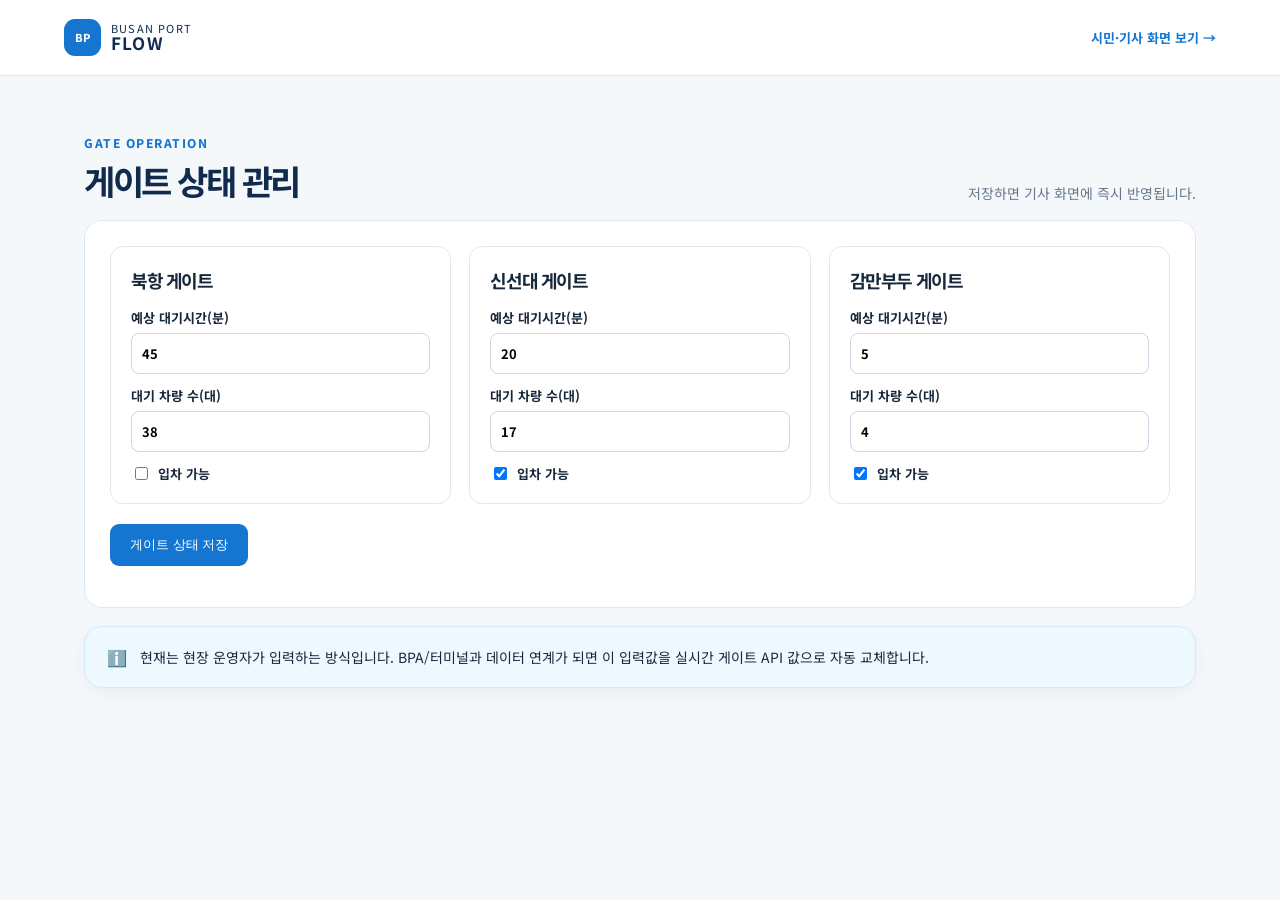
<file: admin.html>
<!doctype html>
<html lang="ko">
  <head>
    <meta charset="UTF-8" />
    <meta name="viewport" content="width=device-width, initial-scale=1.0" />
    <title>Busan Port Flow | 게이트 관리자</title>
    <link rel="preconnect" href="https://fonts.googleapis.com" />
    <link rel="preconnect" href="https://fonts.gstatic.com" crossorigin />
    <link href="https://fonts.googleapis.com/css2?family=Noto+Sans+KR:wght@400;500;600;700;800&display=swap" rel="stylesheet" />
    <link rel="stylesheet" href="style.css" />
  </head>
  <body>
    <header class="topbar">
      <a class="brand" href="index.html"><span class="brand-mark">BP</span><span>BUSAN PORT<br /><strong>FLOW</strong></span></a>
      <a class="admin-link" href="index.html">시민·기사 화면 보기 →</a>
    </header>
    <main class="page admin-page">
      <section class="section-heading"><div><p class="eyebrow">GATE OPERATION</p><h1>게이트 상태 관리</h1></div><p>저장하면 기사 화면에 즉시 반영됩니다.</p></section>
      <form id="gateForm" class="admin-form">
        <div id="gateFields" class="admin-grid"></div>
        <button class="save-button" type="submit">게이트 상태 저장</button>
        <p id="saveMessage" class="save-message" role="status"></p>
      </form>
      <article class="tip-banner"><span>ℹ️</span><p>현재는 현장 운영자가 입력하는 방식입니다. BPA/터미널과 데이터 연계가 되면 이 입력값을 실시간 게이트 API 값으로 자동 교체합니다.</p></article>
    </main>
    <script src="admin.js"></script>
  </body>
</html>
</file>
<file: style.css>
:root { --navy:#102b4e; --blue:#1576d2; --sky:#eaf5ff; --red:#eb4b4b; --yellow:#f4ad32; --green:#28a86b; --ink:#18283b; --muted:#68778a; --line:#dfE7ef; }
* { box-sizing:border-box; } body { margin:0; color:var(--ink); background:#f5f8fb; font-family:"Noto Sans KR",sans-serif; } .topbar { height:76px; padding:0 max(5vw,24px); background:white; display:flex; align-items:center; justify-content:space-between; border-bottom:1px solid var(--line); } .brand { display:flex; align-items:center; gap:10px; text-decoration:none; font-size:11px; letter-spacing:1.2px; line-height:1.05; color:var(--navy); } .brand strong { font-size:17px; } .brand-mark { display:grid; place-items:center; width:37px; height:37px; border-radius:11px; color:white; font-weight:800; letter-spacing:0; background:var(--blue); } .live-time { display:flex; gap:7px; align-items:center; font-size:13px; color:var(--muted); } .pulse { width:8px;height:8px;border-radius:50%;background:var(--green);box-shadow:0 0 0 4px #dff5e9; } .page { max-width:1160px; margin:auto; padding:58px 24px 80px; } .hero { text-align:center; margin-bottom:38px; } .eyebrow { margin:0 0 8px; color:var(--blue); font-size:12px; font-weight:800; letter-spacing:1.5px; } h1 { margin:0; font-size:clamp(30px,5vw,48px); line-height:1.28; letter-spacing:-2.5px; color:var(--navy); } .hero>p:last-child { color:var(--muted); margin:17px 0 0; } .tabs { display:flex; gap:7px; padding:5px; margin:0 auto 35px; width:min(100%,460px); border-radius:14px; background:#e7edf3; } .tab { flex:1; border:0; padding:13px; border-radius:10px; font:600 15px inherit; color:var(--muted); cursor:pointer; background:transparent; } .tab.active { background:#fff; color:var(--navy); box-shadow:0 2px 8px #aab7c533; } .section-heading { display:flex; justify-content:space-between; align-items:end; margin-bottom:17px; } h2 { margin:0; font-size:25px; letter-spacing:-1.4px; } .section-heading>p { margin:0; color:var(--muted); font-size:14px; } .dashboard-grid { display:grid; grid-template-columns:1.55fr .85fr; gap:18px; } .map-card,.info-card,.gate-card,.route-card,.tip-banner { background:#fff; border:1px solid var(--line); border-radius:18px; box-shadow:0 5px 18px #2d4c6810; } .map-card { min-height:370px; position:relative; overflow:hidden; background:linear-gradient(135deg,#edf7fc,#dcecf6); } .map-card:after { content:""; position:absolute; inset:auto 0 0; height:27%; background:#cae8f5; clip-path:polygon(0 26%,100% 0,100% 100%,0 100%); } .road { position:absolute; background:#fdfefe; box-shadow:0 0 0 6px #cddde6; z-index:1; border-radius:20px; } .road-main { height:20px;width:78%;top:53%;left:9%;transform:rotate(-18deg); } .road-side { height:16px;width:58%;top:28%;left:33%;transform:rotate(42deg); } .road-port { height:15px;width:43%;top:72%;left:7%;transform:rotate(4deg); } .traffic-line { position:absolute; z-index:2; height:8px;border-radius:10px; } .red-line{ width:29%;top:54%;left:21%;background:var(--red);transform:rotate(-18deg);}.yellow-line{width:22%;top:39%;left:49%;background:var(--yellow);transform:rotate(42deg)}.green-line{width:20%;top:72%;left:15%;background:var(--green);transform:rotate(4deg)} .truck-dot { position:absolute;z-index:3;width:15px;height:15px;border:3px solid white;border-radius:50%;box-shadow:0 2px 7px #0003; } .dot-red{top:49%;left:37%;background:var(--red)}.dot-yellow{top:33%;left:62%;background:var(--yellow)}.dot-green{top:68%;left:29%;background:var(--green)}.map-label{position:absolute;z-index:4;padding:5px 8px;border-radius:6px;background:#fffdf; font-size:12px;font-weight:700;box-shadow:0 2px 8px #3452;} .gate-label{top:16%;left:10%;}.road-label{top:57%;right:12%;}.city-label{top:22%;right:9%;}.map-legend{position:absolute;z-index:4;bottom:17px;left:18px;display:flex;gap:10px;padding:8px 10px;border-radius:8px;background:#ffffffe8;font-size:11px}.map-legend span,.gate-top span{display:flex;align-items:center;gap:5px}.status-dot{display:inline-block;width:9px;height:9px;border-radius:50%}.red{background:var(--red)}.yellow{background:var(--yellow)}.green{background:var(--green)}.side-stack{display:grid;gap:18px}.info-card{padding:21px}.alert-card{display:flex;gap:13px;border-color:#ffd8d8;background:#fffafa}.card-icon{display:grid;place-items:center;flex:0 0 30px;height:30px;border-radius:50%;background:#ffe4e4;color:var(--red);font-weight:800}.info-card p{margin:0}.alert-card strong{display:block;margin:3px 0;font-size:16px}.alert-card small{color:var(--muted)}.card-title{font-weight:800!important;color:var(--navy)}.status-list{list-style:none;margin:12px 0 0;padding:0}.status-list li{display:flex;justify-content:space-between;padding:11px 0;border-top:1px solid var(--line);font-size:14px}.status-list span{display:flex;gap:8px;align-items:center}.status-list b{font-size:12px;color:var(--muted)}.tip-banner{margin-top:18px;padding:18px 22px;display:flex;gap:13px;align-items:center;background:#edf8ff;border-color:#cfeafd}.tip-banner p{margin:0;font-size:14px}.tip-banner em{color:var(--blue);font-style:normal;font-weight:800}.driver-grid{display:grid;grid-template-columns:repeat(3,1fr);gap:18px}.gate-card{padding:22px;border-top-width:5px}.critical{border-top-color:var(--red)}.caution{border-top-color:var(--yellow)}.smooth{border-top-color:var(--green)}.gate-top{display:flex;justify-content:space-between;color:var(--muted);font-size:13px}.gate-card strong{display:block;margin:24px 0 6px;font-size:25px;letter-spacing:-1px}.gate-card p,.route-card p{color:var(--muted);font-size:13px;line-height:1.65}.route-button{width:100%;margin-top:12px;border:0;border-radius:9px;padding:11px;color:white;background:var(--navy);font:600 13px inherit;cursor:pointer}.smooth .route-button{background:var(--green)}.route-card{margin-top:18px;padding:25px;display:flex;justify-content:space-between;align-items:center}.route-card h3{margin:4px 0;font-size:20px}.route-stats{display:flex;gap:24px;color:var(--muted);font-size:13px}.route-stats b{color:var(--blue)}.route-diagram{min-width:310px;height:100px;position:relative}.point{position:absolute;top:44px;padding:5px 8px;border-radius:6px;color:#fff;font-size:11px;font-weight:700}.start{left:0;background:var(--navy)}.end{right:0;background:var(--green)}.route-path{position:absolute;top:59px;left:70px;right:70px;border-top:4px dashed var(--green)}.toast{position:fixed;bottom:24px;left:50%;transform:translate(-50%,120px);opacity:0;transition:.25s;padding:13px 18px;border-radius:10px;background:#172c48;color:white;font-size:14px;box-shadow:0 8px 20px #0003}.toast.show{opacity:1;transform:translate(-50%,0)}
.map-label { background:#ffffff; }
.driver-map-card{margin-bottom:18px;overflow:hidden;background:#fff;border:1px solid var(--line);border-radius:18px;box-shadow:0 5px 18px #2d4c6810}.driver-map-head{display:flex;align-items:center;justify-content:space-between;padding:16px 20px}.driver-map-head small{color:var(--muted);font-size:12px}.map-chip{border-radius:20px;padding:5px 9px;background:#edf8ff;color:var(--blue);font-size:11px;font-weight:800}.driver-map-wrap{position:relative}#driverMap{height:330px}.driver-location-button{position:absolute;z-index:600;bottom:17px;left:50%;transform:translateX(-50%);border:0;border-radius:24px;padding:12px 18px;background:var(--navy);color:white;font:800 14px inherit;box-shadow:0 4px 13px #0004;cursor:pointer;white-space:nowrap}.driver-map-card .leaflet-control-zoom{border:0;box-shadow:0 2px 8px #0003}.driver-map-card .leaflet-control-zoom a{color:var(--navy)}
.gate-name{margin:14px 0 2px;color:var(--navy);font-size:24px;line-height:1.25;letter-spacing:-1.3px}.gate-card .gate-name+strong{margin-top:8px}
#portMap{position:absolute;inset:0;z-index:1}.map-card .leaflet-control-zoom{border:0;box-shadow:0 2px 8px #0003}.map-card .leaflet-control-zoom a{color:var(--navy)}.port-marker-wrap{background:transparent;border:0}.port-marker{display:block;width:18px;height:18px;border:3px solid #fff;border-radius:50%;box-shadow:0 2px 7px #0005}.map-legend{z-index:500}.leaflet-popup-content{font-family:"Noto Sans KR",sans-serif;font-size:12px}
.mobile-nav { display:none; }
.app-body{min-height:100vh;background:#e8edf3;padding-bottom:74px}.app-shell{max-width:520px;min-height:100vh;margin:auto;background:#f5f8fb}.app-header{height:68px;padding:0 19px;display:flex;align-items:center;justify-content:space-between;background:#fff;border-bottom:1px solid var(--line)}.app-live{font-size:12px;color:var(--muted);font-weight:700}.app-live i{display:inline-block;width:8px;height:8px;margin-right:5px;border-radius:50%;background:var(--green)}.app-screen{padding:25px 18px 30px}.app-title p{margin:0 0 7px;color:var(--blue);font-size:11px;font-weight:800;letter-spacing:1.2px}.app-title h1{font-size:31px;line-height:1.2;letter-spacing:-1.9px}.app-title span{display:block;margin-top:11px;color:var(--muted);font-size:13px}.location-map-wrap{position:relative;height:440px;margin-top:25px;overflow:hidden;border-radius:20px;box-shadow:0 7px 22px #17395c24}.location-map-wrap #driverMap{height:100%}.map-location-caption{position:absolute;z-index:600;top:14px;left:14px;padding:10px 12px;border-radius:11px;background:#ffffffeb;box-shadow:0 3px 12px #0002}.map-location-caption b,.map-location-caption small{display:block}.map-location-caption small{margin-top:3px;color:var(--muted);font-size:10px}.main-location-button{position:absolute;z-index:600;bottom:17px;left:50%;transform:translateX(-50%);border:0;border-radius:26px;padding:14px 22px;background:var(--navy);color:#fff;font:800 15px inherit;white-space:nowrap;box-shadow:0 5px 15px #0004;cursor:pointer}.location-hint{margin:14px 3px;color:var(--muted);font-size:12px;text-align:center}.next-screen-button,.back-screen-button{width:100%;border:0;border-radius:13px;padding:15px;background:var(--blue);color:white;font:800 15px inherit;cursor:pointer}.next-screen-button span{float:right;font-size:20px;line-height:13px}.route-title{margin-bottom:21px}.route-result-card{padding:21px;border-radius:18px;background:linear-gradient(135deg,#102b4e,#216bb4);color:#fff;box-shadow:0 8px 22px #193e6729}.route-result-card>p:first-child{margin:0;color:#bddcff;font-size:12px;font-weight:700}.route-result-card h2{margin:5px 0;font-size:23px}.route-result-card p:last-child{margin:0;color:#e6f2ff;font-size:13px;line-height:1.6}.app-gate-list{display:grid;gap:10px;margin:18px 0}.app-gate-card{display:flex;align-items:center;gap:11px;padding:15px;border:1px solid var(--line);border-radius:15px;background:#fff}.app-gate-card>div{flex:1}.app-gate-card small{color:var(--muted);font-size:11px;font-weight:700}.app-gate-card h3{margin:1px 0;font-size:18px}.app-gate-card p{margin:0;color:var(--muted);font-size:11px}.app-gate-card>strong{font-size:26px;color:var(--navy)}.app-gate-card em{font-size:12px;font-style:normal}.route-actions{display:flex;gap:8px}.route-actions input{min-width:0;flex:1;border:1px solid #cbd7e3;border-radius:10px;padding:11px;font:13px inherit}.route-actions button{border:0;border-radius:10px;padding:11px 13px;background:var(--navy);color:white;font:800 12px inherit;white-space:nowrap}.back-screen-button{margin-top:15px;background:#e3ebf4;color:var(--navy)}.app-bottom-nav{position:fixed;z-index:1000;bottom:0;left:50%;transform:translateX(-50%);display:flex;width:min(100%,520px);height:70px;background:#fff;border-top:1px solid var(--line);box-shadow:0 -5px 18px #00000010}.app-nav{flex:1;border:0;background:#fff;color:var(--muted);font-size:21px;cursor:pointer}.app-nav span{display:block;margin-top:2px;font-size:10px;font-weight:700}.app-nav.active{color:var(--blue)}
.route-map{height:245px;margin:-3px 0 15px;border-radius:18px;overflow:hidden;box-shadow:0 6px 18px #17395c1c}.route-map .leaflet-control-zoom{border:0;box-shadow:0 2px 8px #0003}.route-map .leaflet-control-zoom a{color:var(--navy)}
.notice-list{display:grid;gap:12px;margin-top:25px}.notice-card{padding:18px;border:1px solid var(--line);border-radius:17px;background:#fff;box-shadow:0 5px 15px #17395c12}.notice-card span{display:inline-block;padding:5px 8px;border-radius:7px;background:#eaf5ff;color:var(--blue);font-size:11px;font-weight:800}.notice-card h2{margin:10px 0 5px;font-size:19px}.notice-card p{margin:0;color:var(--muted);font-size:13px;line-height:1.65}.notice-footnote{margin:15px 3px 0;color:var(--muted);font-size:11px;text-align:center}
.route-search{display:flex;gap:8px;margin-top:12px}.route-search input{min-width:220px;border:1px solid #cbd7e3;border-radius:8px;padding:9px;font:13px inherit}.route-search button{border:0;border-radius:8px;padding:9px 12px;background:var(--blue);color:#fff;font:700 13px inherit;cursor:pointer}.route-result{font-weight:700;color:var(--navy)!important}
.route-mode{display:grid;grid-template-columns:1fr 1.25fr;gap:7px;margin:-7px 0 7px;padding:5px;border-radius:13px;background:#e5edf4}.route-mode-button{border:0;border-radius:9px;padding:11px 7px;background:transparent;color:var(--muted);font:800 13px inherit;cursor:pointer}.route-mode-button.active{background:#fff;color:var(--navy);box-shadow:0 2px 7px #2b4a6624}.route-mode-description{min-height:34px;margin:0 3px 12px;color:#587087;font-size:12px;line-height:1.45}.city-benefit{display:inline-block;margin-top:4px;color:#147a54!important;font-weight:800}
.admin-link { color:var(--blue); text-decoration:none; font-size:13px; font-weight:700; white-space:nowrap; }.admin-page h1{font-size:34px}.admin-form{background:#fff;border:1px solid var(--line);border-radius:18px;padding:25px}.admin-grid{display:grid;grid-template-columns:repeat(3,1fr);gap:18px}.admin-card{padding:20px;border:1px solid var(--line);border-radius:13px}.admin-card h2{font-size:18px;margin:0 0 15px}.admin-card label{display:block;margin:12px 0 0;font-size:13px;font-weight:700}.admin-card input[type=number]{display:block;width:100%;margin-top:6px;border:1px solid #cbd7e3;border-radius:8px;padding:10px;font:inherit}.check-label{display:flex!important;align-items:center;gap:7px}.save-button{margin-top:20px;border:0;border-radius:9px;padding:12px 20px;background:var(--blue);color:#fff;font:700 14px inherit;cursor:pointer}.save-message{color:var(--green);font-weight:700}@media(max-width:760px){.admin-grid{grid-template-columns:1fr}}
@media(max-width:760px){body{padding-bottom:76px}.page{padding-top:38px}.live-time time,.live-time .admin-link{display:none}.section-heading{align-items:start;flex-direction:column;gap:8px}.dashboard-grid,.driver-grid{grid-template-columns:1fr}.map-card{min-height:310px}.route-card{align-items:start;flex-direction:column}.route-diagram{width:100%;min-width:0}.tip-banner{align-items:start}.route-search{flex-wrap:wrap}.route-search input{min-width:100%;flex-basis:100%}.mobile-nav{position:fixed;z-index:10;bottom:0;left:0;right:0;height:66px;display:flex;justify-content:space-around;align-items:center;background:#fff;border-top:1px solid var(--line);box-shadow:0 -4px 14px #0000000c}.mobile-nav a{display:flex;flex-direction:column;align-items:center;gap:2px;color:var(--muted);text-decoration:none;font-size:19px}.mobile-nav a span{font-size:10px}.mobile-nav a.active{color:var(--blue)}}
@media (min-width: 600px) and (max-width: 1100px) {
  .app-body { background:#f5f8fb; padding-bottom:0; }
  .app-shell { max-width:none; width:100%; min-height:100vh; }
  .app-header { height:78px; padding:0 42px; }
  .app-screen { max-width:960px; width:auto; margin:auto; padding:36px 42px 48px; }
  .app-title h1 { font-size:42px; }
  .location-map-wrap { height:520px; }
  .route-map { height:360px; }
  .app-gate-list { grid-template-columns:1fr 1fr; gap:14px; }
  .app-gate-card { min-height:130px; }
  #noticeScreen .notice-list { grid-template-columns:1fr 1fr; }
  .app-bottom-nav { width:100%; max-width:none; }
}
</file>
